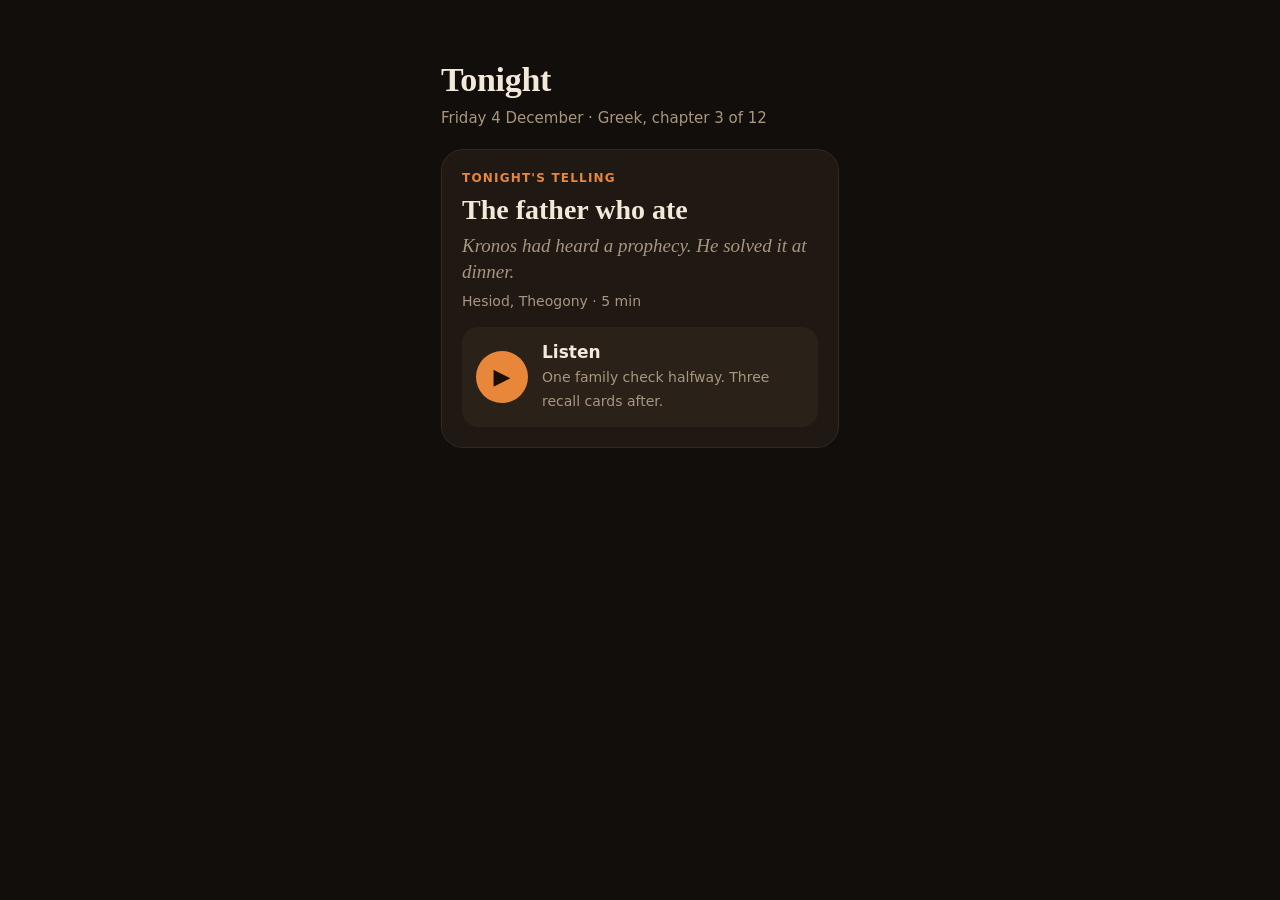
<file: app/index.html>
<!doctype html>
<html lang="en">
<head>
  <meta charset="utf-8">
  <meta name="viewport" content="width=device-width, initial-scale=1, viewport-fit=cover">
  <meta name="theme-color" content="#120e0b">
  <title>Hearth</title>
  <link rel="manifest" href="manifest.webmanifest">
  <link rel="icon" href="icon.svg" type="image/svg+xml">
  <link rel="stylesheet" href="../design/shared.css">
  <link rel="stylesheet" href="app.css">
</head>
<body>
  <div id="root"></div>
  <audio id="voice"></audio>
  <script type="module" src="app.js"></script>
</body>
</html>
</file>
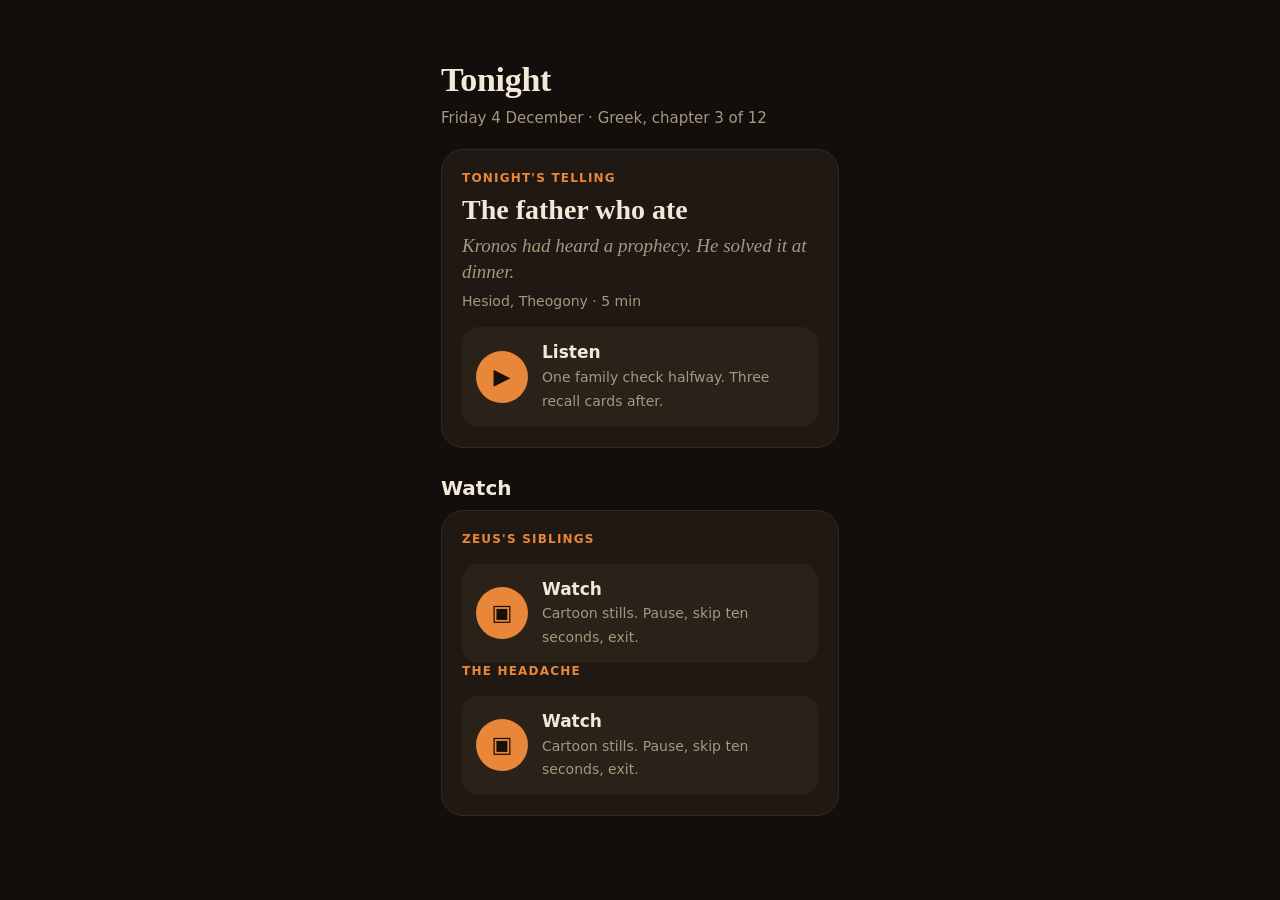
<file: web/index.html>
<!doctype html>
<html lang="en">
<head>
  <meta charset="utf-8">
  <meta name="viewport" content="width=device-width, initial-scale=1, viewport-fit=cover">
  <meta name="theme-color" content="#120e0b">
  <title>Hearth</title>
  <link rel="manifest" href="manifest.webmanifest">
  <link rel="icon" href="icon.svg" type="image/svg+xml">
  <link rel="stylesheet" href="../design/shared.css">
  <link rel="stylesheet" href="app.css">
</head>
<body>
  <div id="root"></div>
  <audio id="voice"></audio>
  <video id="film" hidden playsinline></video>
  <script type="module" src="app.js"></script>
</body>
</html>
</file>
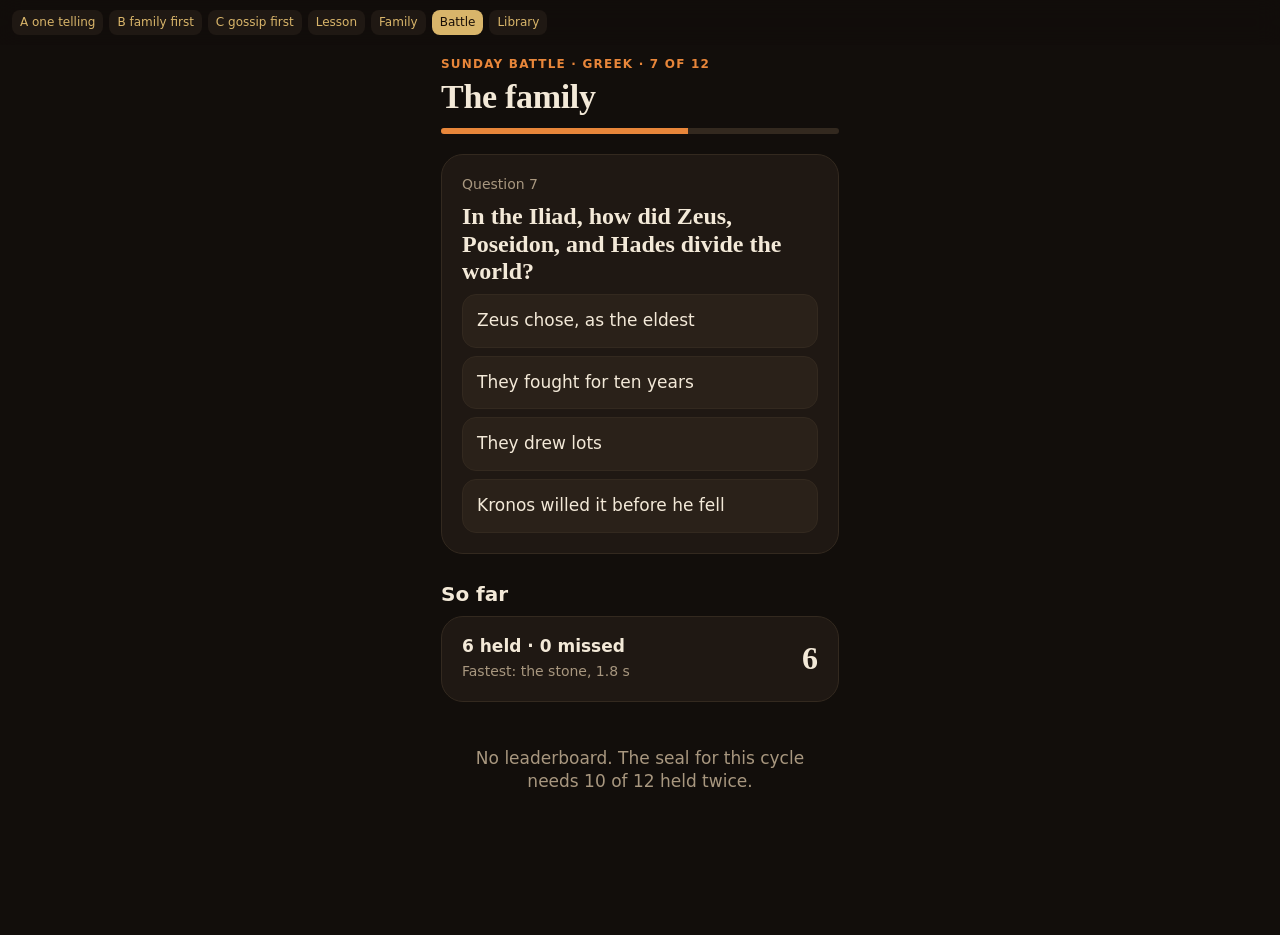
<file: design/battle.html>
<!doctype html>
<html lang="en"><head><meta charset="utf-8"><meta name="viewport" content="width=device-width, initial-scale=1, viewport-fit=cover">
<title>Battle. The family</title><link rel="stylesheet" href="shared.css"></head>
<body>
<div class="nav"><a href="today-a.html">A one telling</a><a href="today-b.html">B family first</a><a href="today-c.html">C gossip first</a><a href="lesson.html">Lesson</a><a href="family.html">Family</a><a class="on" href="battle.html">Battle</a><a href="mythologies.html">Library</a></div>
<main class="screen">
  <div class="eyebrow">Sunday battle · Greek · 7 of 12</div>
  <h1>The family</h1>
  <div class="timer"><i></i></div>

  <section class="card">
    <div class="meta">Question 7</div>
    <div class="title" style="font-size:24px">In the Iliad, how did Zeus, Poseidon, and Hades divide the world?</div>
    <button class="opt" onclick="pick(this,false)">Zeus chose, as the eldest</button>
    <button class="opt" onclick="pick(this,false)">They fought for ten years</button>
    <button class="opt" onclick="pick(this,true)">They drew lots</button>
    <button class="opt" onclick="pick(this,false)">Kronos willed it before he fell</button>
  </section>

  <section id="miss" class="card" hidden style="margin-top:12px;border-color:var(--bad)">
    <div class="eyebrow" style="color:var(--bad)">Not that one</div>
    <div class="title" style="font-size:20px">Poseidon says it himself. Three brothers, three lots. Sea, dark, sky. Zeus was the youngest.</div>
    <div><span class="pill att">attested</span><span class="cite">Homer, Iliad 15.187-193</span></div>
    <div class="meta" style="margin-top:10px">This card comes back next week.</div>
  </section>

  <section id="hit" class="card" hidden style="margin-top:12px;border-color:var(--ok)">
    <div class="eyebrow" style="color:var(--ok)">Held</div>
    <div class="title" style="font-size:20px">Lots. Poseidon tells it in book 15.</div>
    <div><span class="cite">Homer, Iliad 15.187-193</span></div>
  </section>

  <div class="section">So far</div>
  <div class="card" style="padding:4px 20px">
    <div class="row"><div class="t"><b>6 held · 0 missed</b><span>Fastest: the stone, 1.8 s</span></div><div class="big" style="margin:0;font-size:32px">6</div></div>
  </div>
  <p class="quiet">No leaderboard. The seal for this cycle needs 10 of 12 held twice.</p>
</main>
<script>
function pick(el, right) {
  document.querySelectorAll('.opt').forEach(o => o.disabled = true);
  el.classList.add(right ? 'right' : 'wrong');
  document.getElementById(right ? 'hit' : 'miss').hidden = false;
}
</script>
</body></html>
</file>
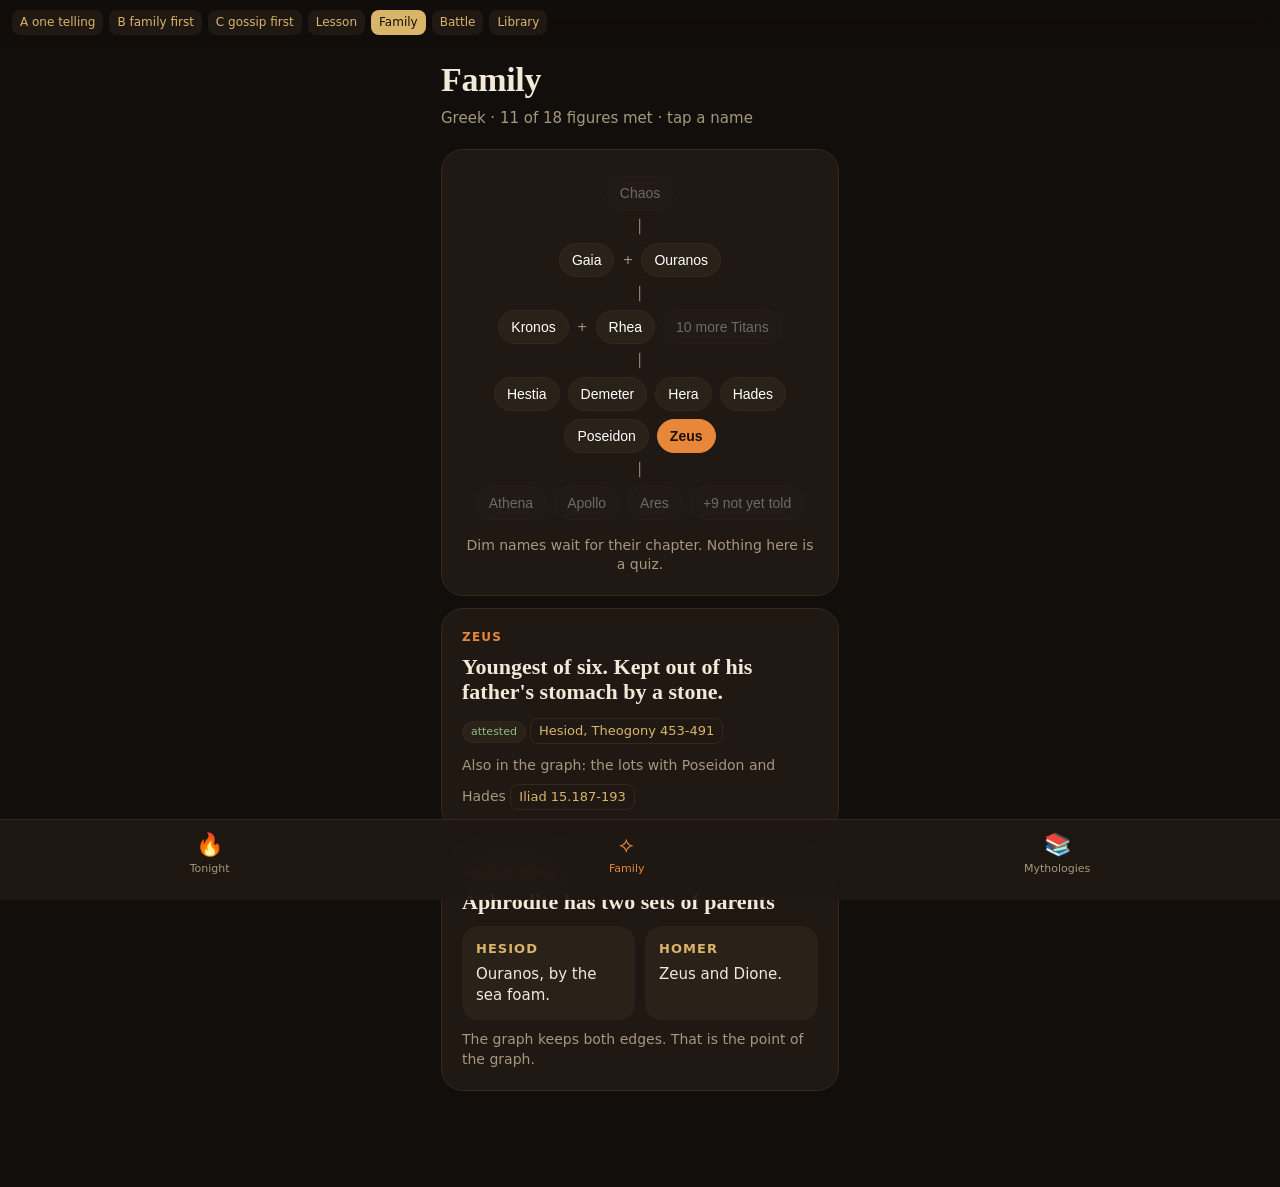
<file: design/family.html>
<!doctype html>
<html lang="en"><head><meta charset="utf-8"><meta name="viewport" content="width=device-width, initial-scale=1, viewport-fit=cover">
<title>Family. The Greek graph</title><link rel="stylesheet" href="shared.css"></head>
<body>
<div class="nav"><a href="today-a.html">A one telling</a><a href="today-b.html">B family first</a><a href="today-c.html">C gossip first</a><a href="lesson.html">Lesson</a><a class="on" href="family.html">Family</a><a href="battle.html">Battle</a><a href="mythologies.html">Library</a></div>
<main class="screen">
  <h1>Family</h1>
  <p class="sub">Greek · 11 of 18 figures met · tap a name</p>

  <section class="card">
    <div class="tree">
      <div class="gen"><button class="node dim" onclick="show('chaos')">Chaos</button></div>
      <div class="link">│</div>
      <div class="gen"><button class="node" onclick="show('gaia')">Gaia</button><span class="link" style="align-self:center">+</span><button class="node" onclick="show('ouranos')">Ouranos</button></div>
      <div class="link">│</div>
      <div class="gen"><button class="node" onclick="show('kronos')">Kronos</button><span class="link" style="align-self:center">+</span><button class="node" onclick="show('rhea')">Rhea</button><button class="node dim">10 more Titans</button></div>
      <div class="link">│</div>
      <div class="gen"><button class="node" onclick="show('hestia')">Hestia</button><button class="node" onclick="show('demeter')">Demeter</button><button class="node" onclick="show('hera')">Hera</button><button class="node" onclick="show('hades')">Hades</button><button class="node" onclick="show('poseidon')">Poseidon</button><button class="node hot" onclick="show('zeus')">Zeus</button></div>
      <div class="link">│</div>
      <div class="gen"><button class="node dim">Athena</button><button class="node dim">Apollo</button><button class="node dim">Ares</button><button class="node dim">+9 not yet told</button></div>
    </div>
    <div class="meta" style="text-align:center;margin-top:10px">Dim names wait for their chapter. Nothing here is a quiz.</div>
  </section>

  <section id="d" class="card" style="margin-top:12px">
    <div class="eyebrow">Zeus</div>
    <div class="title" style="font-size:22px">Youngest of six. Kept out of his father's stomach by a stone.</div>
    <div><span class="pill att">attested</span><span class="cite">Hesiod, Theogony 453-491</span></div>
    <div class="meta" style="margin-top:12px">Also in the graph: the lots with Poseidon and Hades <span class="cite">Iliad 15.187-193</span></div>
  </section>

  <section class="card" style="margin-top:12px">
    <div class="eyebrow">Loose edge</div>
    <div class="title" style="font-size:22px">Aphrodite has two sets of parents</div>
    <div class="fork">
      <div class="side"><b>Hesiod</b>Ouranos, by the sea foam.</div>
      <div class="side"><b>Homer</b>Zeus and Dione.</div>
    </div>
    <div class="meta" style="margin-top:10px">The graph keeps both edges. That is the point of the graph.</div>
  </section>
</main>
<nav class="tabbar"><div><i>🔥</i>Tonight</div><div class="on"><i>⟡</i>Family</div><div><i>📚</i>Mythologies</div></nav>
<script>
const facts = {
  chaos: ['Chaos', 'Not a god. The gap that was there first.', 'Hesiod, Theogony 116'],
  gaia: ['Gaia', 'Earth. Mother of the sky, then of everything the sky fathered on her. Forged the sickle.', 'Hesiod, Theogony 116-138, 159-162'],
  ouranos: ['Ouranos', 'Sky. Hid his children inside their mother. Cut by his son.', 'Hesiod, Theogony 154-182'],
  kronos: ['Kronos', 'Youngest Titan. Took the sickle. Later ate his own children.', 'Hesiod, Theogony 167-182, 459-467'],
  rhea: ['Rhea', 'Bore six. Hid the sixth in Crete and handed her husband a stone.', 'Hesiod, Theogony 453-491'],
  hestia: ['Hestia', 'Firstborn of Kronos and Rhea. Hearth. The one people forget.', 'Hesiod, Theogony 454'],
  demeter: ['Demeter', 'Second born. Grain. Stopped the harvest for her daughter.', 'Hesiod, Theogony 454'],
  hera: ['Hera', 'Third born. Later Zeus\'s wife, so both sister and queen.', 'Hesiod, Theogony 454, 921'],
  hades: ['Hades', 'Fourth born. Drew the dark below by lot.', 'Hesiod, Theogony 455; Iliad 15.187-193'],
  poseidon: ['Poseidon', 'Fifth born. Drew the sea by lot. Lay with Medusa in a meadow.', 'Hesiod, Theogony 456, 278-279'],
  zeus: ['Zeus', 'Youngest of six. Kept out of his father\'s stomach by a stone.', 'Hesiod, Theogony 453-491'],
};
function show(id) {
  const [name, line, cite] = facts[id];
  const d = document.getElementById('d');
  d.querySelector('.eyebrow').textContent = name;
  d.querySelector('.title').textContent = line;
  d.querySelector('.cite').textContent = cite;
  document.querySelectorAll('.node.hot').forEach(n => n.classList.remove('hot'));
  event.currentTarget.classList.add('hot');
}
</script>
</body></html>
</file>
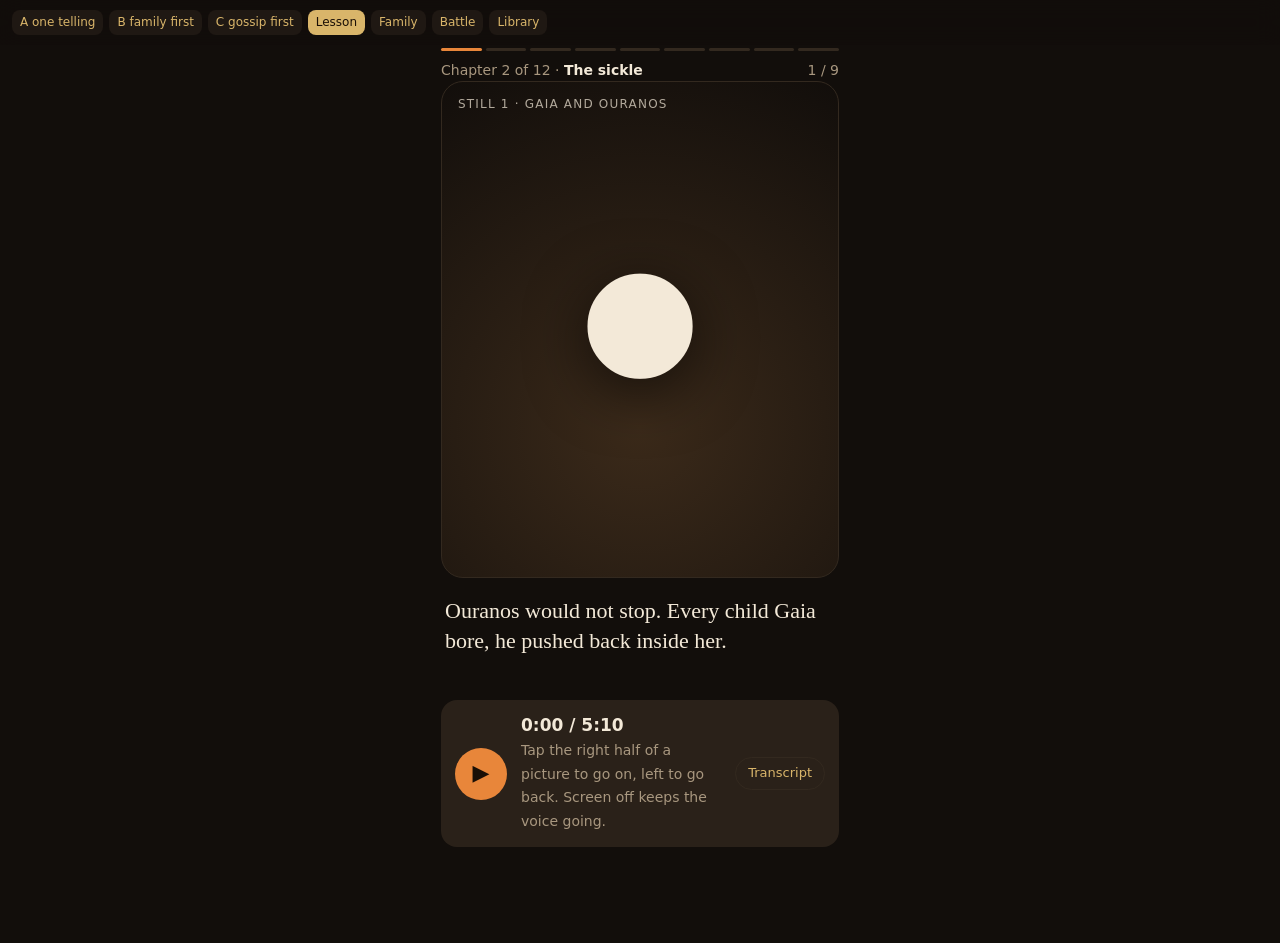
<file: design/lesson.html>
<!doctype html>
<html lang="en"><head><meta charset="utf-8"><meta name="viewport" content="width=device-width, initial-scale=1, viewport-fit=cover">
<title>Lesson. The sickle</title><link rel="stylesheet" href="shared.css">
<style>
  .screen { padding-top: 48px; }
  .dots { display: flex; gap: 4px; margin: 0 0 10px; }
  .dots i { flex: 1; height: 3px; border-radius: 2px; background: var(--line); }
  .dots i.done { background: var(--gold); }
  .dots i.now { background: var(--ember); }
  .still { position: relative; aspect-ratio: 4 / 5; border-radius: 22px; overflow: hidden; border: 1px solid var(--line); display: grid; place-items: center; text-align: center; padding: 24px; }
  .still .art { font-size: 120px; line-height: 1; filter: drop-shadow(0 12px 30px rgba(0,0,0,.6)); }
  .still .label { position: absolute; top: 14px; left: 16px; font-size: 12px; color: rgba(243,233,216,.7); text-transform: uppercase; letter-spacing: .1em; }
  .still .tap { position: absolute; inset: 0; display: grid; grid-template-columns: 1fr 1fr; }
  .still .tap div { cursor: pointer; }
  .caption { font-family: "Iowan Old Style", Palatino, Georgia, serif; font-size: 22px; line-height: 1.35; margin: 18px 4px 6px; min-height: 90px; }
  .slide { display: none; }
  .slide.on { display: block; }
  .mini { display: flex; justify-content: space-between; align-items: center; color: var(--muted); font-size: 14px; margin-top: 8px; }
  .mini b { color: var(--text); }
  .toggle { border: 1px solid var(--line); background: none; color: var(--gold); border-radius: 999px; padding: 6px 12px; font: inherit; font-size: 13px; }
  .transcript { display: none; margin-top: 12px; }
  .transcript.on { display: block; }
</style></head>
<body>
<div class="nav"><a href="today-a.html">A one telling</a><a href="today-b.html">B family first</a><a href="today-c.html">C gossip first</a><a class="on" href="lesson.html">Lesson</a><a href="family.html">Family</a><a href="battle.html">Battle</a><a href="mythologies.html">Library</a></div>
<main class="screen">
  <div class="dots" id="dots"></div>
  <div class="mini"><span>Chapter 2 of 12 · <b>The sickle</b></span><span id="pos">1 / 9</span></div>

  <section class="slide on">
    <div class="still" style="background: radial-gradient(circle at 50% 70%, #3b2a1a, #120e0b)"><span class="label">Still 1 · Gaia and Ouranos</span><div class="art">🌑</div></div>
    <p class="caption">Ouranos would not stop. Every child Gaia bore, he pushed back inside her.</p>
  </section>
  <section class="slide">
    <div class="still" style="background: radial-gradient(circle at 50% 30%, #2a3040, #120e0b)"><span class="label">Still 2 · the weight</span><div class="art">🏔️</div></div>
    <p class="caption">She groaned under the weight of them. Titans, Cyclopes, the Hundred-Handers, all held in the dark.</p>
  </section>
  <section class="slide">
    <div class="still" style="background: radial-gradient(circle at 50% 50%, #4a3a20, #120e0b)"><span class="label">Still 3 · the adamant</span><div class="art">🔪</div></div>
    <p class="caption">So she made a thing. Grey adamant, the hardest stuff there was, shaped into a sickle with jagged teeth.</p>
  </section>
  <section class="slide">
    <div class="still" style="background: radial-gradient(circle at 50% 60%, #3a2418, #120e0b)"><span class="label">Still 4 · the youngest</span><div class="art">🧒</div></div>
    <p class="caption">She showed it to her children and asked who would use it. Only the youngest answered. Kronos.</p>
  </section>

  <section class="slide">
    <div class="card">
      <div class="eyebrow">Family check</div>
      <div class="title" style="font-size:22px">Who forged the sickle?</div>
      <button class="opt" onclick="pick(this,false)">Kronos</button>
      <button class="opt" onclick="pick(this,true)">Gaia</button>
      <button class="opt" onclick="pick(this,false)">Ouranos</button>
      <button class="opt" onclick="pick(this,false)">Hephaistos</button>
      <p id="why" class="meta" hidden style="margin:12px 0 0">Gaia made it and asked her children to use it. Kronos only took it. <span class="cite">Theogony 159-172</span></p>
    </div>
    <p class="meta" style="text-align:center;margin-top:10px">The voice pauses here. Tap an answer to keep going.</p>
  </section>

  <section class="slide">
    <div class="still" style="background: radial-gradient(circle at 50% 20%, #1b2438, #120e0b)"><span class="label">Still 5 · the ambush</span><div class="art">🌌</div></div>
    <p class="caption">Kronos waited in ambush. His father came down with the night. The boy reached out with his left hand.</p>
  </section>
  <section class="slide">
    <div class="still" style="background: radial-gradient(circle at 50% 80%, #4a1e18, #120e0b)"><span class="label">Still 6 · the blood</span><div class="art">🩸</div></div>
    <p class="caption">Where the blood fell on the earth, she bore the Erinyes and the Giants. Nothing from this night was wasted.</p>
  </section>

  <section class="slide">
    <div class="card">
      <div class="eyebrow">Two versions</div>
      <div class="title" style="font-size:22px">Where does Aphrodite come from?</div>
      <div class="fork">
        <div class="side"><div class="art" style="font-size:44px;text-align:center;margin-bottom:8px">🌊</div><b>Hesiod</b>From the foam around what Kronos threw into the sea. She walks ashore at Cyprus.<div class="cite">Theogony 188-200</div></div>
        <div class="side"><div class="art" style="font-size:44px;text-align:center;margin-bottom:8px">⚡</div><b>Homer</b>Daughter of Zeus and Dione. Wounded at Troy, she runs to her mother.<div class="cite">Iliad 5.370-372</div></div>
      </div>
      <p class="meta" style="margin:12px 0 0">You are not asked to pick. The recall card will ask "in Hesiod" or "in Homer".</p>
    </div>
  </section>

  <section class="slide">
    <div class="card">
      <div class="eyebrow">Recall · 3 cards</div>
      <div class="row"><div class="g">🪨</div><div class="t"><b>What did Rhea hand Kronos?</b><span>From chapter 3, yesterday</span></div></div>
      <div class="row"><div class="g">🌊</div><div class="t"><b>In Hesiod, Aphrodite comes from</b><span>New tonight</span></div></div>
      <div class="row"><div class="g">🔪</div><div class="t"><b>Who forged the sickle?</b><span>New tonight</span></div></div>
      <div class="actions"><button class="btn primary">Start recall</button></div>
    </div>
  </section>

  <div class="play" style="margin-top:14px"><div class="disc" onclick="step(1)">▶</div><div class="t"><b id="clock">0:00 / 5:10</b><span>Tap the right half of a picture to go on, left to go back. Screen off keeps the voice going.</span></div><button class="toggle" onclick="document.getElementById('tr').classList.toggle('on')">Transcript</button></div>
  <div id="tr" class="transcript card script">
    <p class="later">Ouranos would not stop. Every child Gaia bore, he pushed back inside her. She groaned under the weight.</p>
    <p class="later">So she made a thing. Grey adamant, the hardest stuff there was, shaped into a sickle with jagged teeth. She showed it to her children and asked who would use it. Only the youngest answered.</p>
    <p class="later">Kronos waited in ambush. His father came down with the night. The boy reached out with his left hand.</p>
  </div>
</main>
<script>
const slides = [...document.querySelectorAll('.slide')];
const dots = document.getElementById('dots');
slides.forEach(() => dots.appendChild(document.createElement('i')));
let i = 0;
const secs = [0, 34, 71, 108, 140, 140, 176, 214, 250];
function render() {
  slides.forEach((s, k) => s.classList.toggle('on', k === i));
  [...dots.children].forEach((d, k) => { d.className = k < i ? 'done' : k === i ? 'now' : ''; });
  document.getElementById('pos').textContent = `${i + 1} / ${slides.length}`;
  const t = secs[i]; document.getElementById('clock').textContent = `${Math.floor(t / 60)}:${String(t % 60).padStart(2, '0')} / 5:10`;
}
function step(d) { i = Math.min(slides.length - 1, Math.max(0, i + d)); render(); }
document.querySelectorAll('.still').forEach((s) => {
  const tap = document.createElement('div'); tap.className = 'tap';
  const l = document.createElement('div'); l.onclick = () => step(-1);
  const r = document.createElement('div'); r.onclick = () => step(1);
  tap.append(l, r); s.appendChild(tap);
});
document.addEventListener('keydown', (e) => { if (e.key === 'ArrowRight') step(1); if (e.key === 'ArrowLeft') step(-1); });
function pick(el, right) {
  el.classList.add(right ? 'right' : 'wrong');
  if (right) { document.getElementById('why').hidden = false; setTimeout(() => step(1), 1400); }
}
render();
</script>
</body></html>
</file>
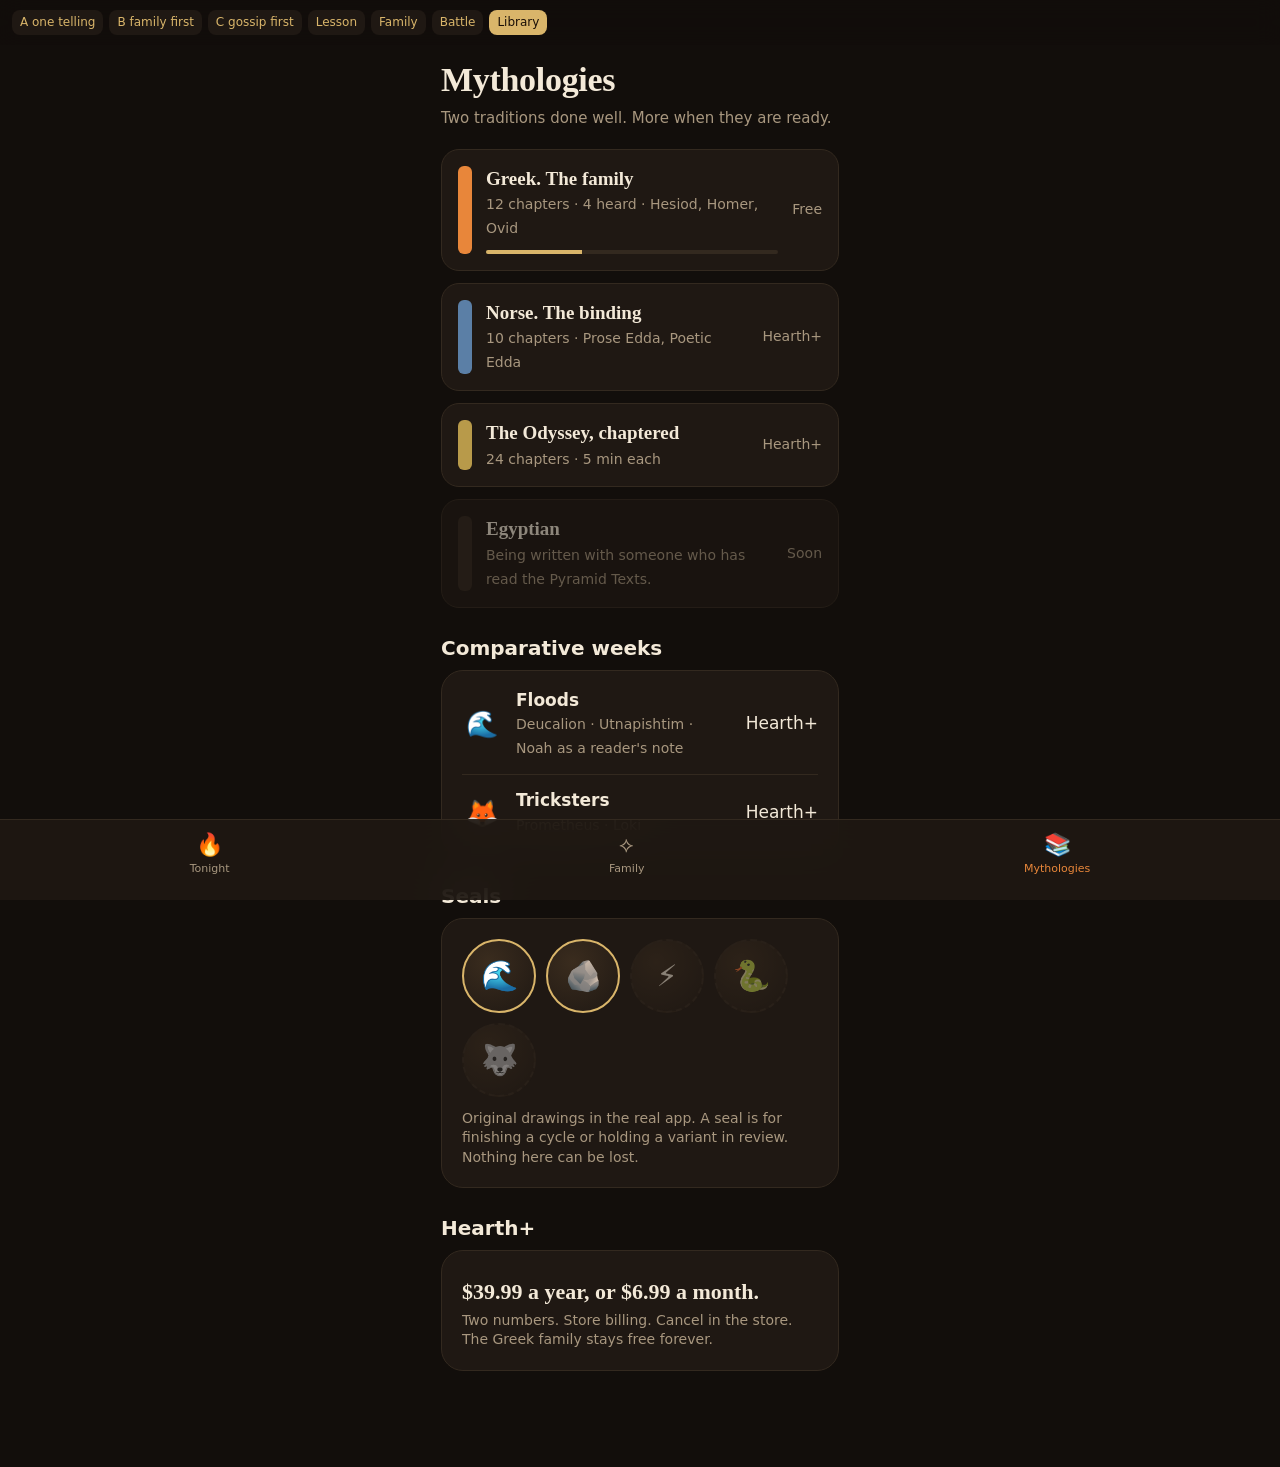
<file: design/mythologies.html>
<!doctype html>
<html lang="en"><head><meta charset="utf-8"><meta name="viewport" content="width=device-width, initial-scale=1, viewport-fit=cover">
<title>Mythologies</title><link rel="stylesheet" href="shared.css"></head>
<body>
<div class="nav"><a href="today-a.html">A one telling</a><a href="today-b.html">B family first</a><a href="today-c.html">C gossip first</a><a href="lesson.html">Lesson</a><a href="family.html">Family</a><a href="battle.html">Battle</a><a class="on" href="mythologies.html">Library</a></div>
<main class="screen">
  <h1>Mythologies</h1>
  <p class="sub">Two traditions done well. More when they are ready.</p>

  <div class="shelf">
    <div class="book"><div class="spine" style="background:var(--ember)"></div><div class="t"><b>Greek. The family</b><span>12 chapters · 4 heard · Hesiod, Homer, Ovid</span><div class="bar"><i style="width:33%"></i></div></div><div class="lock">Free</div></div>
    <div class="book"><div class="spine" style="background:#5b7fa6"></div><div class="t"><b>Norse. The binding</b><span>10 chapters · Prose Edda, Poetic Edda</span></div><div class="lock">Hearth+</div></div>
    <div class="book"><div class="spine" style="background:#b89a4a"></div><div class="t"><b>The Odyssey, chaptered</b><span>24 chapters · 5 min each</span></div><div class="lock">Hearth+</div></div>
    <div class="book" style="opacity:.55"><div class="spine" style="background:var(--line)"></div><div class="t"><b>Egyptian</b><span>Being written with someone who has read the Pyramid Texts.</span></div><div class="lock">Soon</div></div>
  </div>

  <div class="section">Comparative weeks</div>
  <div class="card" style="padding:4px 20px">
    <div class="row"><div class="g">🌊</div><div class="t"><b>Floods</b><span>Deucalion · Utnapishtim · Noah as a reader's note</span></div><div class="lock">Hearth+</div></div>
    <div class="row"><div class="g">🦊</div><div class="t"><b>Tricksters</b><span>Prometheus · Loki</span></div><div class="lock">Hearth+</div></div>
  </div>

  <div class="section">Seals</div>
  <div class="card">
    <div class="seals">
      <div class="seal" title="Held the Aphrodite variant">🌊</div>
      <div class="seal" title="Held the stone">🪨</div>
      <div class="seal off" title="Finish the Greek family">⚡</div>
      <div class="seal off" title="Hold the Medusa variant">🐍</div>
      <div class="seal off" title="Finish Norse">🐺</div>
    </div>
    <div class="meta" style="margin-top:12px">Original drawings in the real app. A seal is for finishing a cycle or holding a variant in review. Nothing here can be lost.</div>
  </div>

  <div class="section">Hearth+</div>
  <div class="card">
    <div class="title" style="font-size:22px">$39.99 a year, or $6.99 a month.</div>
    <div class="meta">Two numbers. Store billing. Cancel in the store. The Greek family stays free forever.</div>
  </div>
</main>
<nav class="tabbar"><div><i>🔥</i>Tonight</div><div><i>⟡</i>Family</div><div class="on"><i>📚</i>Mythologies</div></nav>
</body></html>
</file>
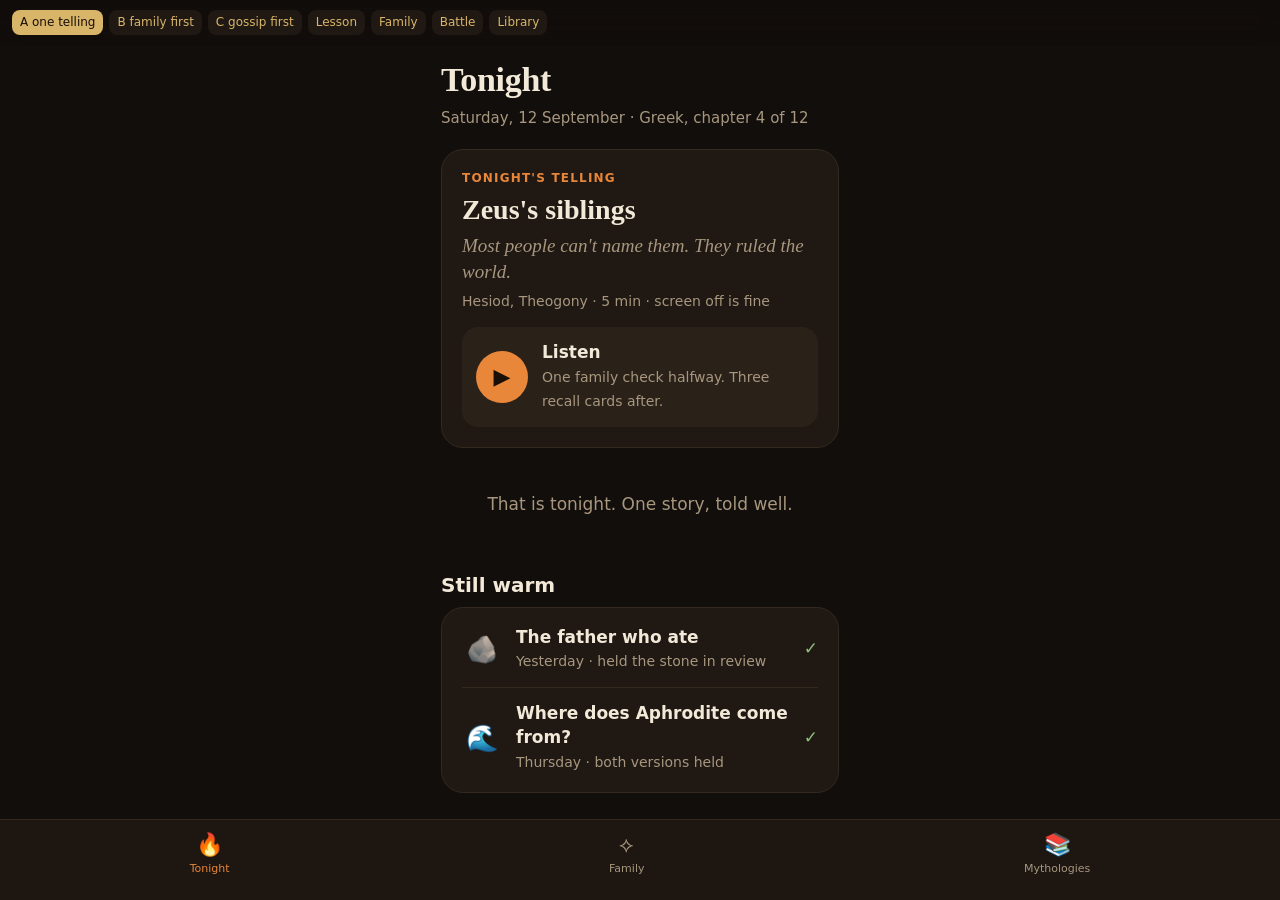
<file: design/today-a.html>
<!doctype html>
<html lang="en"><head><meta charset="utf-8"><meta name="viewport" content="width=device-width, initial-scale=1, viewport-fit=cover">
<title>Tonight A. One telling</title><link rel="stylesheet" href="shared.css"></head>
<body>
<div class="nav"><a class="on" href="today-a.html">A one telling</a><a href="today-b.html">B family first</a><a href="today-c.html">C gossip first</a><a href="lesson.html">Lesson</a><a href="family.html">Family</a><a href="battle.html">Battle</a><a href="mythologies.html">Library</a></div>
<main class="screen">
  <h1>Tonight</h1>
  <p class="sub">Saturday, 12 September · Greek, chapter 4 of 12</p>

  <section class="card">
    <div class="eyebrow">Tonight's telling</div>
    <div class="title">Zeus's siblings</div>
    <p class="hook">Most people can't name them. They ruled the world.</p>
    <div class="meta">Hesiod, Theogony · 5 min · screen off is fine</div>
    <div class="play"><div class="disc">▶</div><div class="t"><b>Listen</b><span>One family check halfway. Three recall cards after.</span></div></div>
  </section>

  <p class="quiet">That is tonight. One story, told well.</p>

  <div class="section">Still warm</div>
  <div class="card" style="padding: 4px 20px">
    <div class="row"><div class="g">🪨</div><div class="t"><b>The father who ate</b><span>Yesterday · held the stone in review</span></div><div style="color:var(--ok)">✓</div></div>
    <div class="row"><div class="g">🌊</div><div class="t"><b>Where does Aphrodite come from?</b><span>Thursday · both versions held</span></div><div style="color:var(--ok)">✓</div></div>
  </div>
</main>
<nav class="tabbar"><div class="on"><i>🔥</i>Tonight</div><div><i>⟡</i>Family</div><div><i>📚</i>Mythologies</div></nav>
</body></html>
</file>
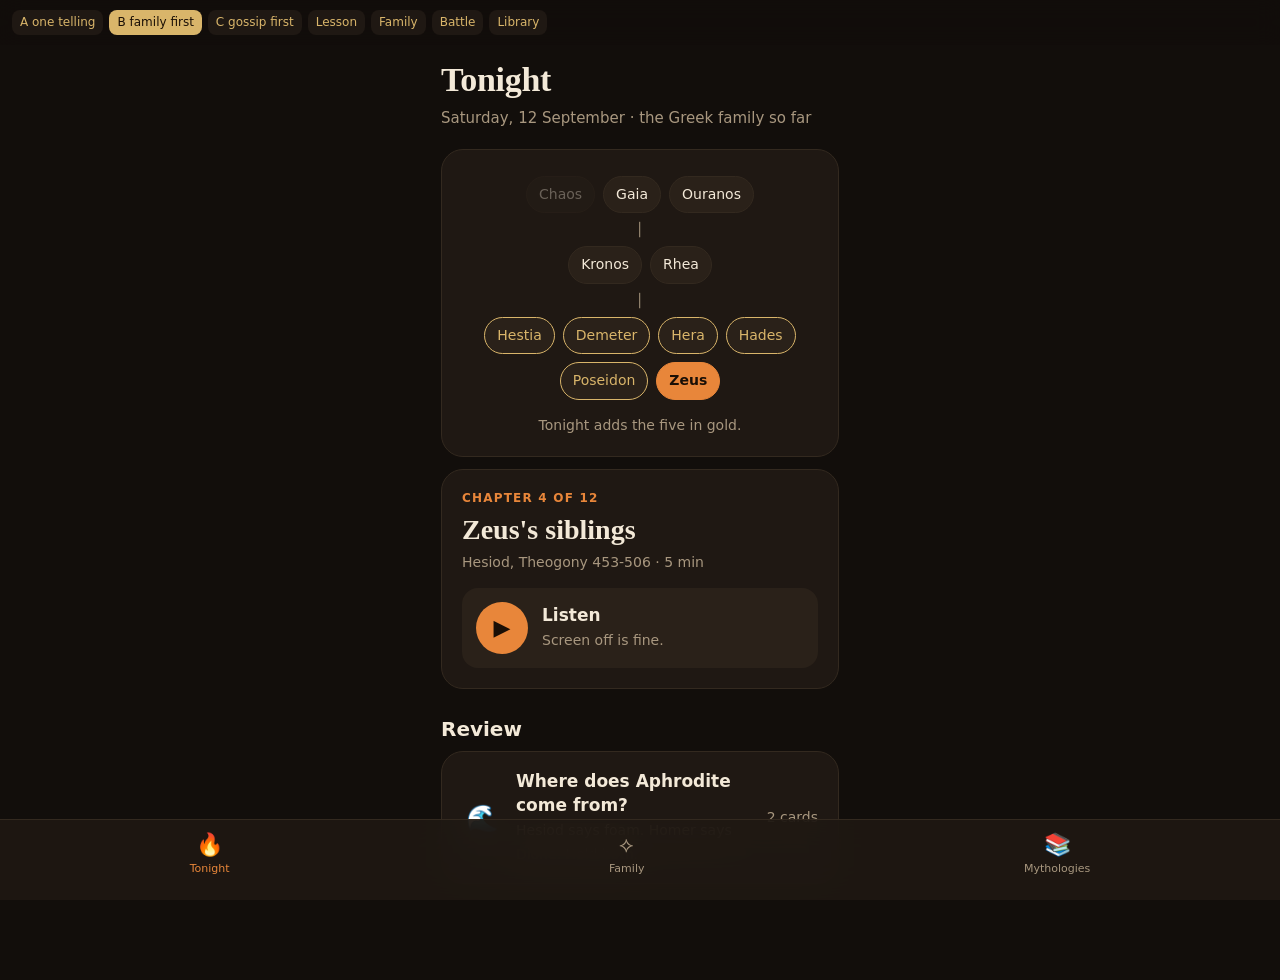
<file: design/today-b.html>
<!doctype html>
<html lang="en"><head><meta charset="utf-8"><meta name="viewport" content="width=device-width, initial-scale=1, viewport-fit=cover">
<title>Tonight B. Family first</title><link rel="stylesheet" href="shared.css"></head>
<body>
<div class="nav"><a href="today-a.html">A one telling</a><a class="on" href="today-b.html">B family first</a><a href="today-c.html">C gossip first</a><a href="lesson.html">Lesson</a><a href="family.html">Family</a><a href="battle.html">Battle</a><a href="mythologies.html">Library</a></div>
<main class="screen">
  <h1>Tonight</h1>
  <p class="sub">Saturday, 12 September · the Greek family so far</p>

  <section class="card">
    <div class="tree">
      <div class="gen"><span class="node dim">Chaos</span><span class="node">Gaia</span><span class="node">Ouranos</span></div>
      <div class="link">│</div>
      <div class="gen"><span class="node">Kronos</span><span class="node">Rhea</span></div>
      <div class="link">│</div>
      <div class="gen"><span class="node new">Hestia</span><span class="node new">Demeter</span><span class="node new">Hera</span><span class="node new">Hades</span><span class="node new">Poseidon</span><span class="node hot">Zeus</span></div>
    </div>
    <div class="meta" style="text-align:center;margin-top:10px">Tonight adds the five in gold.</div>
  </section>

  <section class="card" style="margin-top:12px">
    <div class="eyebrow">Chapter 4 of 12</div>
    <div class="title">Zeus's siblings</div>
    <div class="meta">Hesiod, Theogony 453-506 · 5 min</div>
    <div class="play"><div class="disc">▶</div><div class="t"><b>Listen</b><span>Screen off is fine.</span></div></div>
  </section>

  <div class="section">Review</div>
  <div class="card" style="padding: 4px 20px">
    <div class="row"><div class="g">🌊</div><div class="t"><b>Where does Aphrodite come from?</b><span>Hesiod says foam. Homer says Dione. Hold both.</span></div><div class="meta">2 cards</div></div>
  </div>
</main>
<nav class="tabbar"><div class="on"><i>🔥</i>Tonight</div><div><i>⟡</i>Family</div><div><i>📚</i>Mythologies</div></nav>
</body></html>
</file>
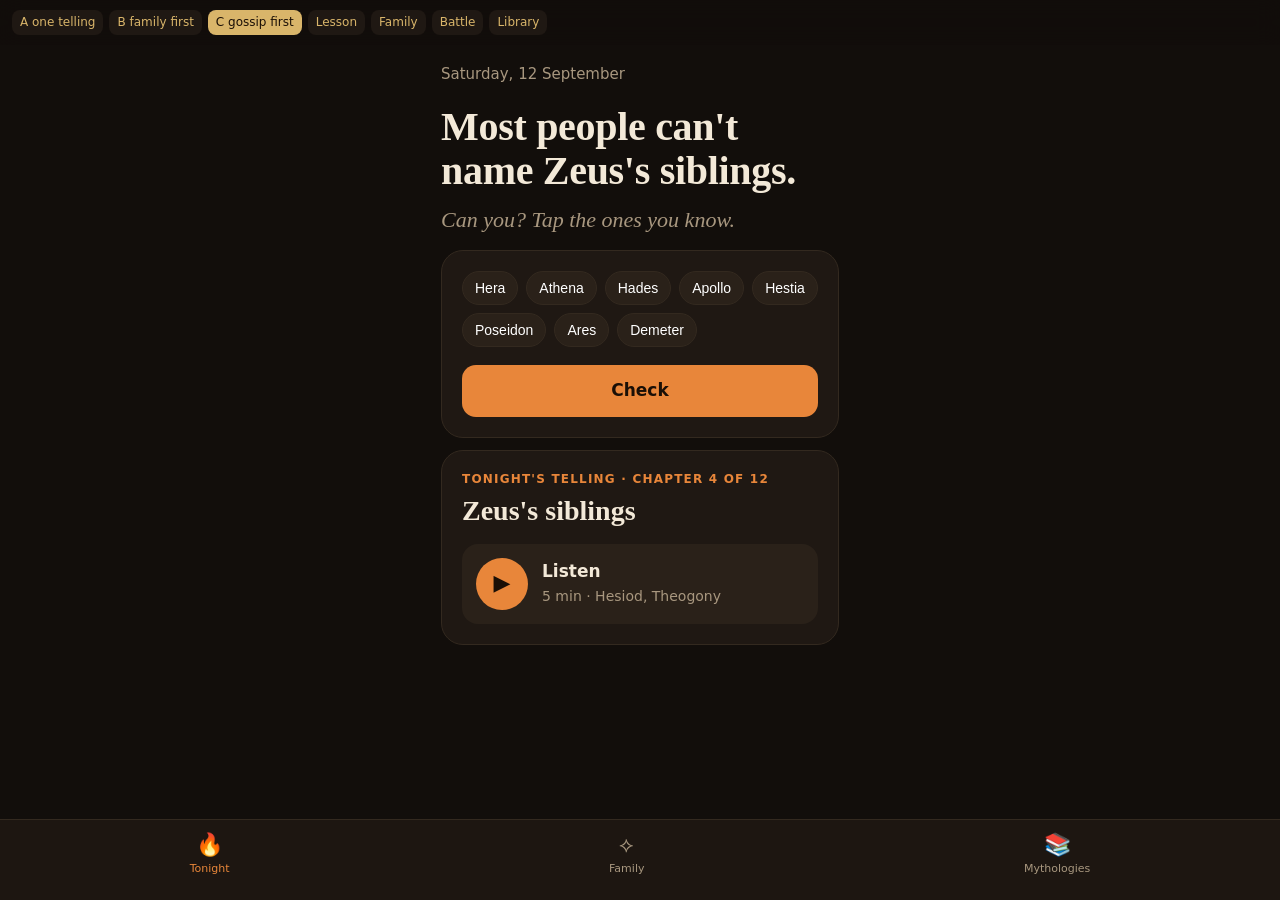
<file: design/today-c.html>
<!doctype html>
<html lang="en"><head><meta charset="utf-8"><meta name="viewport" content="width=device-width, initial-scale=1, viewport-fit=cover">
<title>Tonight C. Gossip first</title><link rel="stylesheet" href="shared.css"></head>
<body>
<div class="nav"><a href="today-a.html">A one telling</a><a href="today-b.html">B family first</a><a class="on" href="today-c.html">C gossip first</a><a href="lesson.html">Lesson</a><a href="family.html">Family</a><a href="battle.html">Battle</a><a href="mythologies.html">Library</a></div>
<main class="screen">
  <p class="sub" style="margin-top:8px">Saturday, 12 September</p>
  <h1 style="font-size:40px;line-height:1.1">Most people can't name Zeus's siblings.</h1>
  <p class="hook" style="font-size:22px;margin-top:12px">Can you? Tap the ones you know.</p>

  <section class="card" style="margin-top:14px">
    <div class="gen" style="justify-content:flex-start">
      <button class="node" onclick="this.classList.toggle('hot')">Hera</button>
      <button class="node" onclick="this.classList.toggle('hot')">Athena</button>
      <button class="node" onclick="this.classList.toggle('hot')">Hades</button>
      <button class="node" onclick="this.classList.toggle('hot')">Apollo</button>
      <button class="node" onclick="this.classList.toggle('hot')">Hestia</button>
      <button class="node" onclick="this.classList.toggle('hot')">Poseidon</button>
      <button class="node" onclick="this.classList.toggle('hot')">Ares</button>
      <button class="node" onclick="this.classList.toggle('hot')">Demeter</button>
    </div>
    <div class="actions"><button class="btn primary" onclick="document.getElementById('r').hidden=false">Check</button></div>
    <p id="r" class="meta" hidden style="margin:14px 0 0">Five. Hestia, Demeter, Hera, Hades, Poseidon. Athena, Apollo, and Ares are his children. <span class="cite">Hesiod, Theogony 453-458</span></p>
  </section>

  <section class="card" style="margin-top:12px">
    <div class="eyebrow">Tonight's telling · chapter 4 of 12</div>
    <div class="title">Zeus's siblings</div>
    <div class="play"><div class="disc">▶</div><div class="t"><b>Listen</b><span>5 min · Hesiod, Theogony</span></div></div>
  </section>
</main>
<nav class="tabbar"><div class="on"><i>🔥</i>Tonight</div><div><i>⟡</i>Family</div><div><i>📚</i>Mythologies</div></nav>
</body></html>
</file>
<file: design/shared.css>
:root {
  color-scheme: dark;
  --bg: #120e0b; --card: #1f1813; --card2: #2a2119; --text: #f3e9d8; --muted: #a8977f; --ember: #e8863a; --gold: #d9b56a; --line: #33291f; --ok: #8fbf7f; --bad: #d96a5a;
}
* { box-sizing: border-box; -webkit-tap-highlight-color: transparent; }
html, body { margin: 0; background: var(--bg); color: var(--text); font: 17px/1.4 -apple-system, system-ui, "SF Pro Text", sans-serif; }
.screen { max-width: 430px; margin: 0 auto; min-height: 100dvh; padding: 56px 16px 96px; }
h1, .title, .hook { font-family: "Iowan Old Style", "Palatino", "Book Antiqua", Georgia, serif; }
h1 { font-size: 34px; font-weight: 700; margin: 0 0 4px; letter-spacing: -0.3px; }
.sub { color: var(--muted); font-size: 15px; margin: 0 0 20px; }
.card { background: var(--card); border-radius: 22px; padding: 20px; border: 1px solid var(--line); }
.eyebrow { font-size: 12px; text-transform: uppercase; letter-spacing: 0.1em; color: var(--ember); font-weight: 700; }
.title { font-size: 28px; font-weight: 700; margin: 8px 0 6px; line-height: 1.15; }
.hook { font-size: 19px; color: var(--muted); font-style: italic; margin: 0 0 6px; }
.meta { color: var(--muted); font-size: 14px; }
.actions { display: flex; gap: 10px; margin-top: 18px; }
.btn { flex: 1; border: 0; border-radius: 14px; padding: 14px 0; font: inherit; font-weight: 600; background: var(--card2); color: var(--text); }
.btn.primary { background: var(--ember); color: #1a0f06; }
.play { display: flex; align-items: center; gap: 14px; margin-top: 16px; padding: 14px; border-radius: 16px; background: var(--card2); }
.play .disc { flex: 0 0 52px; width: 52px; height: 52px; border-radius: 50%; background: var(--ember); color: #1a0f06; display: grid; place-items: center; font-size: 22px; }
.play .t b { display: block; }
.play .t span { color: var(--muted); font-size: 14px; }
.bar { height: 4px; border-radius: 2px; background: var(--line); margin-top: 10px; overflow: hidden; }
.bar i { display: block; height: 100%; width: 38%; background: var(--gold); }
.row { display: flex; align-items: center; gap: 14px; padding: 14px 0; border-bottom: 1px solid var(--line); }
.row:last-child { border-bottom: 0; }
.row .g { font-size: 26px; width: 40px; text-align: center; }
.row .t { flex: 1; }
.row .t b { display: block; font-weight: 600; }
.row .t span { color: var(--muted); font-size: 14px; }
.section { margin: 26px 0 8px; font-size: 20px; font-weight: 700; }
.quiet { color: var(--muted); text-align: center; padding: 28px 10px; }
.cite { display: inline-block; margin-top: 8px; font-size: 13px; color: var(--gold); border: 1px solid var(--line); border-radius: 8px; padding: 3px 8px; }
.tabbar { position: fixed; left: 0; right: 0; bottom: 0; display: flex; justify-content: space-around; padding: 10px 0 24px; background: color-mix(in srgb, var(--card) 88%, transparent); backdrop-filter: blur(20px); border-top: 1px solid var(--line); font-size: 11px; color: var(--muted); }
.tabbar div { text-align: center; }
.tabbar .on { color: var(--ember); }
.tabbar i { display: block; font-style: normal; font-size: 22px; }
.nav { position: fixed; top: 0; left: 0; right: 0; display: flex; gap: 6px; padding: 10px 12px; font-size: 12px; color: var(--muted); overflow-x: auto; scrollbar-width: none; z-index: 2; background: color-mix(in srgb, var(--bg) 85%, transparent); backdrop-filter: blur(12px); }
.nav a { color: var(--gold); text-decoration: none; padding: 4px 8px; border-radius: 8px; background: var(--card); white-space: nowrap; }
.nav a.on { background: var(--gold); color: #1a0f06; }

/* genealogy */
.tree { display: grid; gap: 10px; padding: 6px 0; }
.gen { display: flex; justify-content: center; gap: 8px; flex-wrap: wrap; }
.node { padding: 8px 12px; border-radius: 999px; background: var(--card2); border: 1px solid var(--line); font-size: 14px; }
.node.hot { background: var(--ember); color: #1a0f06; border-color: var(--ember); font-weight: 700; }
.node.dim { opacity: 0.35; }
.node.new { border-color: var(--gold); color: var(--gold); }
.link { text-align: center; color: var(--muted); font-size: 13px; line-height: 1; }

/* lesson */
.script p { margin: 0 0 14px; font-size: 18px; line-height: 1.5; }
.script p.now { color: var(--text); }
.script p.later { color: var(--muted); opacity: 0.7; }
.opt { display: block; width: 100%; text-align: left; border: 1px solid var(--line); background: var(--card2); color: var(--text); border-radius: 14px; padding: 14px; margin-top: 8px; font: inherit; }
.opt.right { border-color: var(--ok); }
.opt.wrong { border-color: var(--bad); color: var(--bad); }
.fork { display: grid; grid-template-columns: 1fr 1fr; gap: 10px; margin-top: 12px; }
.fork .side { background: var(--card2); border-radius: 16px; padding: 14px; font-size: 15px; }
.fork .side b { display: block; color: var(--gold); margin-bottom: 6px; font-size: 13px; text-transform: uppercase; letter-spacing: 0.08em; }
.pill { display: inline-block; font-size: 11px; padding: 2px 8px; border-radius: 999px; background: var(--card2); color: var(--muted); border: 1px solid var(--line); margin-right: 4px; }
.pill.att { color: var(--ok); }
.pill.late { color: var(--bad); }

/* battle */
.timer { height: 6px; border-radius: 3px; background: var(--line); overflow: hidden; margin: 8px 0 20px; }
.timer i { display: block; height: 100%; width: 62%; background: var(--ember); }
.big { font-size: 48px; font-weight: 700; font-family: Georgia, serif; text-align: center; margin: 10px 0 0; }

/* library */
.shelf { display: grid; gap: 12px; }
.book { display: flex; gap: 14px; align-items: center; background: var(--card); border: 1px solid var(--line); border-radius: 18px; padding: 16px; }
.book .spine { width: 14px; align-self: stretch; border-radius: 6px; }
.book .t { flex: 1; }
.book .t b { display: block; font-size: 19px; font-family: Georgia, serif; }
.book .t span { color: var(--muted); font-size: 14px; }
.book .lock { color: var(--muted); font-size: 14px; }
.seals { display: flex; gap: 10px; flex-wrap: wrap; }
.seal { width: 74px; height: 74px; border-radius: 50%; display: grid; place-items: center; font-size: 30px; background: radial-gradient(circle at 35% 30%, #3a2c1e, #1f1813); border: 2px solid var(--gold); }
.seal.off { border-style: dashed; border-color: var(--line); opacity: 0.5; }
</file>
<file: app/app.css>
.screen.lesson { padding-top: 48px; padding-bottom: 40px; }
.screen.tonight, .screen.done { padding-bottom: 40px; }
.dots { display: flex; gap: 4px; margin: 0 0 10px; }
.dots i { flex: 1; height: 3px; border-radius: 2px; background: var(--line); }
.dots i.done { background: var(--gold); }
.dots i.now { background: var(--ember); }
.mini {
  display: flex; justify-content: space-between; align-items: flex-start; gap: 12px;
  color: var(--muted); font-size: 14px; margin: 0 0 14px;
}
.mini b { color: var(--text); }
.still {
  position: relative; aspect-ratio: 4 / 5; border-radius: 22px; overflow: hidden;
  border: 1px solid var(--line);
  width: min(100%, calc(38dvh * 4 / 5));
  max-height: 38dvh;
  margin-inline: auto;
  background: radial-gradient(circle at 50% 62%, #5a3d24, #1a120c 72%);
}
.still img { position: absolute; inset: 0; width: 100%; height: 100%; object-fit: cover; }
.still .label {
  position: absolute; top: 14px; left: 16px; font-size: 12px;
  color: rgba(243, 233, 216, 0.7); text-transform: uppercase; letter-spacing: 0.1em;
}
.still .tap { position: absolute; inset: 0; display: grid; grid-template-columns: 1fr 1fr; }
.caption {
  font-family: "Iowan Old Style", Palatino, Georgia, serif;
  font-size: 18px; line-height: 1.4; margin: 16px 4px 6px;
}
.credit { font-size: 12px; color: var(--muted); margin: 0 4px 8px; }
.credit a { color: var(--gold); }
.audio-note { text-align: center; margin-top: 10px; }
.spoken { margin: 0 0 10px; }
.title.q { font-size: 22px; }
.held { color: var(--ok); margin: 12px 0 0; }
.why { margin: 12px 0 0; font-size: 15px; }
button.play {
  width: 100%; border: 0; color: inherit; font: inherit; text-align: left; cursor: pointer;
}
.warm { padding: 4px 20px; }
</file>
<file: web/app.css>
.screen.lesson { padding-top: 48px; padding-bottom: 40px; }
.screen.tonight, .screen.done { padding-bottom: 40px; }
.dots { display: flex; gap: 4px; margin: 0 0 10px; }
.dots i { flex: 1; height: 3px; border-radius: 2px; background: var(--line); }
.dots i.done { background: var(--gold); }
.dots i.now { background: var(--ember); }
.mini {
  display: flex; justify-content: space-between; align-items: flex-start; gap: 12px;
  color: var(--muted); font-size: 14px; margin: 0 0 14px;
}
.mini b { color: var(--text); }
.still {
  position: relative; aspect-ratio: 4 / 5; border-radius: 22px; overflow: hidden;
  border: 1px solid var(--line);
  width: min(100%, calc(38dvh * 4 / 5));
  max-height: 38dvh;
  margin-inline: auto;
  background: radial-gradient(circle at 50% 62%, #5a3d24, #1a120c 72%);
}
.still img { position: absolute; inset: 0; width: 100%; height: 100%; object-fit: cover; }
.still .label {
  position: absolute; top: 14px; left: 16px; font-size: 12px;
  color: rgba(243, 233, 216, 0.7); text-transform: uppercase; letter-spacing: 0.1em;
}
.still .tap { position: absolute; inset: 0; display: grid; grid-template-columns: 1fr 1fr; }
.caption {
  font-family: "Iowan Old Style", Palatino, Georgia, serif;
  font-size: 18px; line-height: 1.4; margin: 16px 4px 6px;
}
.credit { font-size: 12px; color: var(--muted); margin: 0 4px 8px; }
.credit a { color: var(--gold); }
.audio-note { text-align: center; margin-top: 10px; }
.spoken { margin: 0 0 10px; }
.title.q { font-size: 22px; }
.held { color: var(--ok); margin: 12px 0 0; }
.why { margin: 12px 0 0; font-size: 15px; }
button.play {
  width: 100%; border: 0; color: inherit; font: inherit; text-align: left; cursor: pointer;
}
#film.up {
  position: fixed; inset: 0; z-index: 5; width: 100%; height: 100%;
  object-fit: contain; background: #120e0b;
}
.screen.watch { max-width: none; min-height: 100dvh; padding: 0; }
.watch-bar {
  position: fixed; left: 0; right: 0; bottom: 0; z-index: 6;
  display: flex; gap: 8px;
  padding: 16px 16px calc(16px + env(safe-area-inset-bottom));
  background: linear-gradient(transparent, #120e0b 36%);
  max-width: 430px; margin: 0 auto;
}
.warm { padding: 4px 20px; }
</file>
